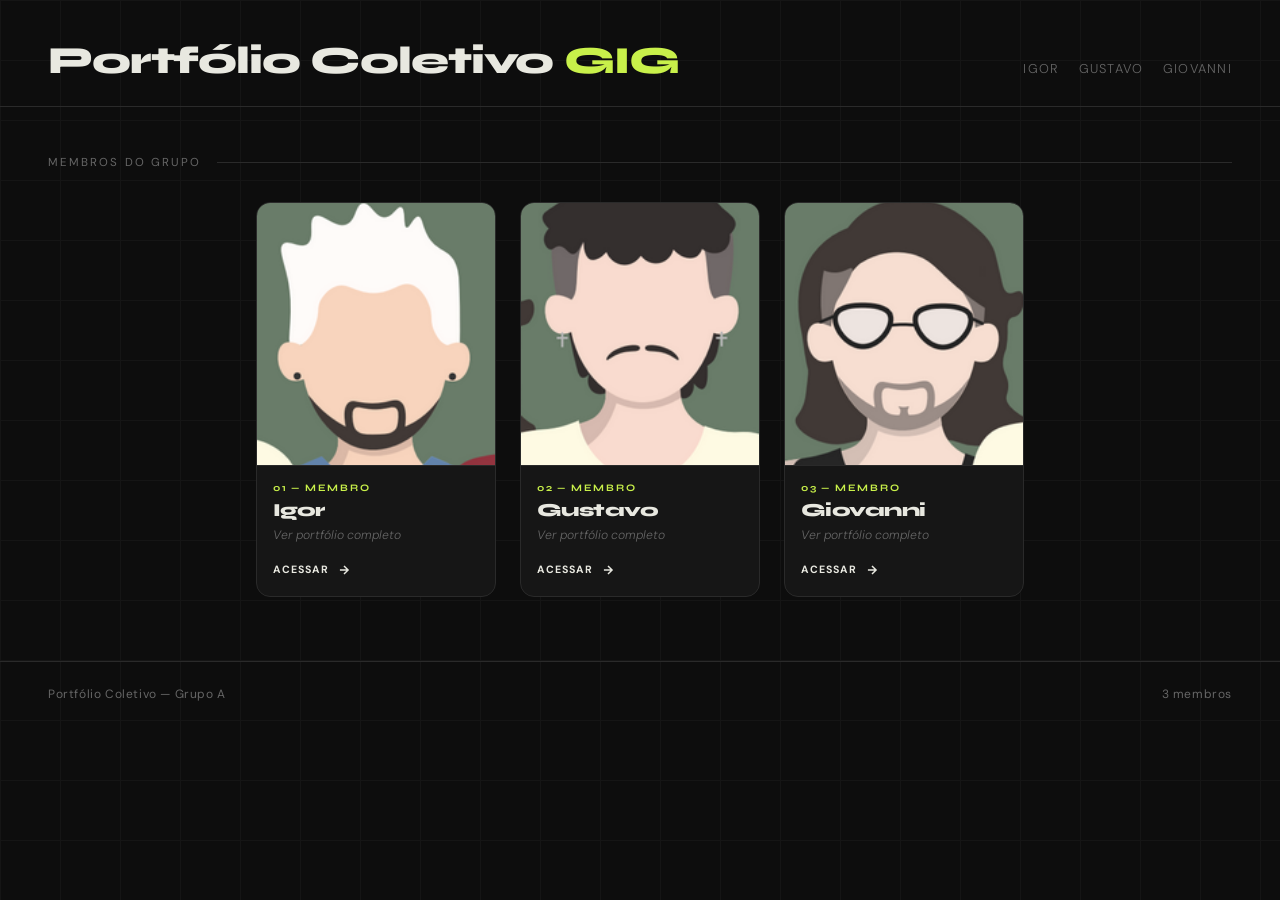
<file: index.html>
<!DOCTYPE html>
<html lang="pt-BR">
<head>
<meta charset="UTF-8">
<meta name="viewport" content="width=device-width, initial-scale=1.0">
<title>Portfólio Coletivo</title>
<link rel="preconnect" href="https://fonts.googleapis.com">
<link href="https://fonts.googleapis.com/css2?family=Syne:wght@400;700;800&family=DM+Sans:ital,wght@0,300;0,400;1,300&display=swap" rel="stylesheet">
<link rel="stylesheet" href="style.css">
</head>
<body>

<header>
  <h1>Portfólio Coletivo <span>GIG</span></h1>
  <nav>
    <ul id="menu">
      <li><a href="igor.html">Igor</a></li> 
      <li><a href="portfolioGustavo.html">Gustavo</a></li>
      <li><a href="giovanni.html">Giovanni</a></li>
    </ul>
  </nav>
</header>

<main>
  <p class="section-label">Membros do grupo</p>

  <div class="cards-grid">

    <!-- Card Igor -->
    <a href="igor.html" class="card">
      <div class="card-photo">
          <img src="images/igor.png" alt="Foto de Igor">
        <div class="card-photo-placeholder">
          <svg width="36" height="36" viewBox="0 0 24 24" fill="none" stroke="currentColor" stroke-width="1.2">
            <circle cx="12" cy="8" r="4"/><path d="M4 20c0-4 3.6-7 8-7s8 3 8 7"/>
          </svg>
          <span>Foto de Igor</span>
        </div>
      </div>
      <div class="card-body">
        <p class="card-index">01 — Membro</p>
        <h2 class="card-name">Igor</h2>
        <p class="card-role">Ver portfólio completo</p>
        <span class="card-cta">
          Acessar
          <svg width="14" height="14" viewBox="0 0 24 24" fill="none" stroke="currentColor" stroke-width="2.5">
            <path d="M5 12h14M12 5l7 7-7 7"/>
          </svg>
        </span>
      </div>
    </a>

    <!-- Card Gustavo -->
    <a href="portfolioGustavo.html" class="card">
      <div class="card-photo">
          <img src="images/gustavo.png" alt="Foto de Gustavo">
        <div class="card-photo-placeholder">
          <svg width="36" height="36" viewBox="0 0 24 24" fill="none" stroke="currentColor" stroke-width="1.2">
            <circle cx="12" cy="8" r="4"/><path d="M4 20c0-4 3.6-7 8-7s8 3 8 7"/>
          </svg>
          <span>Foto de Gustavo</span>
        </div>
      </div>
      <div class="card-body">
        <p class="card-index">02 — Membro</p>
        <h2 class="card-name">Gustavo</h2>
        <p class="card-role">Ver portfólio completo</p>
        <span class="card-cta">
          Acessar
          <svg width="14" height="14" viewBox="0 0 24 24" fill="none" stroke="currentColor" stroke-width="2.5">
            <path d="M5 12h14M12 5l7 7-7 7"/>
          </svg>
        </span>
      </div>
    </a>

    <!-- Card Giovanni -->
    <a href="giovanni.html" class="card">
      <div class="card-photo">
          <img src="images/giovanni.png" alt="Foto de Giovanni">
        <div class="card-photo-placeholder">
          <svg width="36" height="36" viewBox="0 0 24 24" fill="none" stroke="currentColor" stroke-width="1.2">
            <circle cx="12" cy="8" r="4"/><path d="M4 20c0-4 3.6-7 8-7s8 3 8 7"/>
          </svg>
          <span>Foto de Giovanni</span>
        </div>
      </div>
      <div class="card-body">
        <p class="card-index">03 — Membro</p>
        <h2 class="card-name">Giovanni</h2>
        <p class="card-role">Ver portfólio completo</p>
        <span class="card-cta">
          Acessar
          <svg width="14" height="14" viewBox="0 0 24 24" fill="none" stroke="currentColor" stroke-width="2.5">
            <path d="M5 12h14M12 5l7 7-7 7"/>
          </svg>
        </span>
      </div>
    </a>

  </div>
</main>

<footer>
  <p>Portfólio Coletivo — Grupo A</p>
  <p>3 membros</p>
</footer>

</body>
</html>
</file>
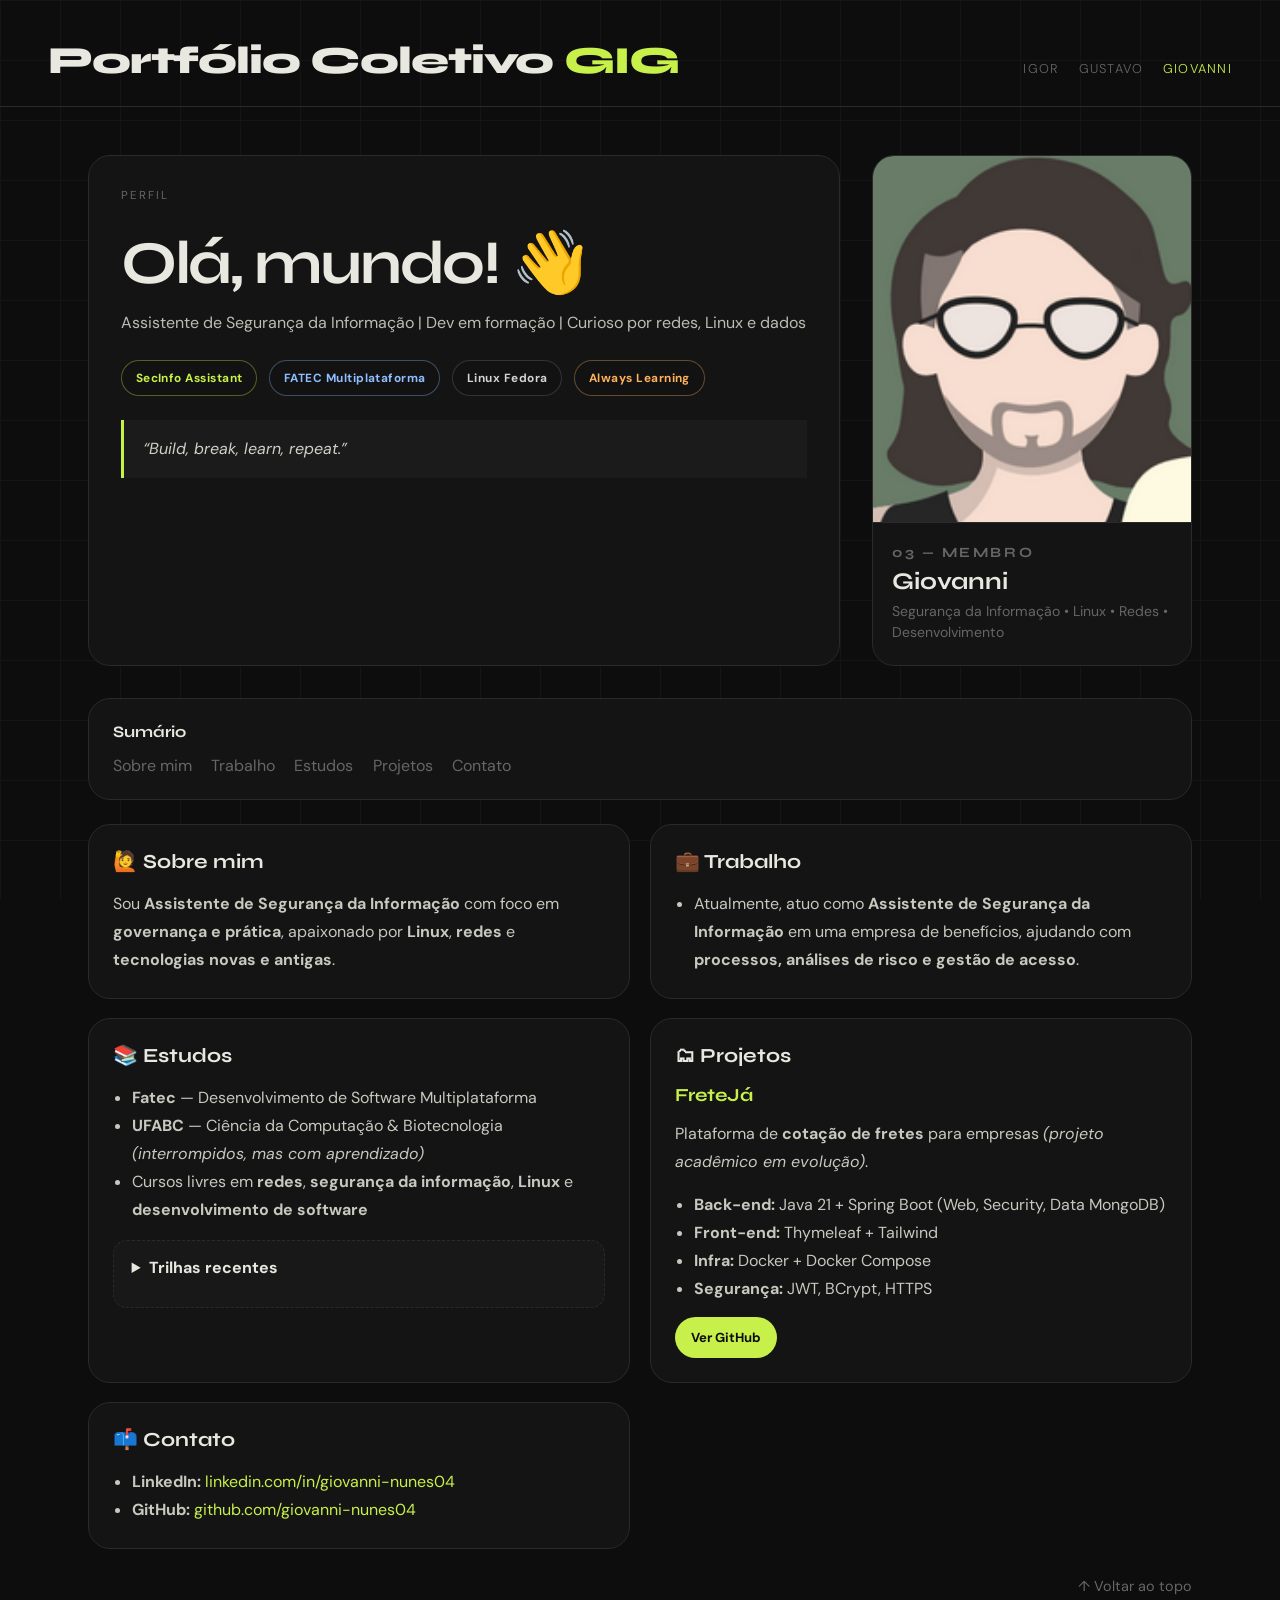
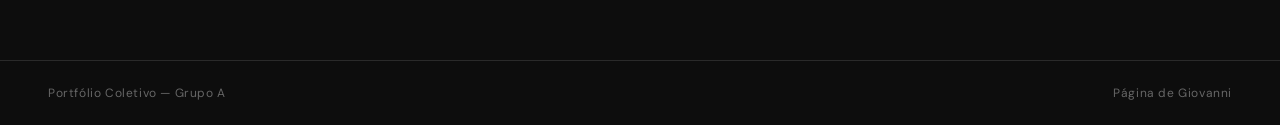
<file: giovanni.html>
<!DOCTYPE html>
<html lang="pt-BR">
<head>
  <meta charset="UTF-8">
  <meta name="viewport" content="width=device-width, initial-scale=1.0">
  <title>Giovanni — Portfólio Coletivo</title>
  <link rel="preconnect" href="https://fonts.googleapis.com">
  <link href="https://fonts.googleapis.com/css2?family=Syne:wght@400;700;800&family=DM+Sans:ital,wght@0,300;0,400;0,500;1,300&display=swap" rel="stylesheet">
  <link rel="stylesheet" href="style.css">
</head>
<body>

  <header>
    <h1><a href="index.html" class="logo-link">Portfólio Coletivo <span>GIG</span></a></h1>
    <nav>
      <ul id="menu">
        <li><a href="igor.html">Igor</a></li>
        <li><a href="portfolioGustavo.html">Gustavo</a></li>
        <li><a href="giovanni.html" class="active">Giovanni</a></li>
      </ul>
    </nav>
  </header>

  <main class="portfolio-page">
    <section class="hero-profile" id="topo">
      <div class="hero-text">
        <p class="section-label no-line">Perfil</p>
        <h2 class="profile-title">Olá, mundo! <span>👋</span></h2>
        <p class="profile-subtitle">
          Assistente de Segurança da Informação | Dev em formação | Curioso por redes, Linux e dados
        </p>

        <div class="badge-list">
          <span class="custom-badge badge-green">SecInfo Assistant</span>
          <span class="custom-badge badge-blue">FATEC Multiplataforma</span>
          <span class="custom-badge badge-dark">Linux Fedora</span>
          <span class="custom-badge badge-orange">Always Learning</span>
        </div>

        <blockquote class="profile-quote">
          “Build, break, learn, repeat.”
        </blockquote>
      </div>

      <div class="hero-photo-card">
        <div class="profile-photo">
          <img src="images/giovanni.png" alt="Foto de Giovanni">
        </div>
        <div class="profile-photo-info">
          <p class="card-index">03 — Membro</p>
          <h3>Giovanni</h3>
          <p>Segurança da Informação • Linux • Redes • Desenvolvimento</p>
        </div>
      </div>
    </section>

    <section class="summary-box">
      <h3>Sumário</h3>
      <div class="summary-links">
        <a href="#sobre">Sobre mim</a>
        <a href="#trabalho">Trabalho</a>
        <a href="#estudos">Estudos</a>
        <a href="#projetos">Projetos</a>
        <a href="#contato">Contato</a>
      </div>
    </section>

    <section class="content-grid">
      <article class="info-panel" id="sobre">
        <h3>🙋 Sobre mim</h3>
        <p>
          Sou <strong>Assistente de Segurança da Informação</strong> com foco em
          <strong>governança e prática</strong>, apaixonado por <strong>Linux</strong>,
          <strong>redes</strong> e <strong>tecnologias novas e antigas</strong>.
        </p>
      </article>

      <article class="info-panel" id="trabalho">
        <h3>💼 Trabalho</h3>
        <ul>
          <li>
            Atualmente, atuo como <strong>Assistente de Segurança da Informação</strong>
            em uma empresa de benefícios, ajudando com
            <strong>processos, análises de risco e gestão de acesso</strong>.
          </li>
        </ul>
      </article>

      <article class="info-panel" id="estudos">
        <h3>📚 Estudos</h3>
        <ul>
          <li><strong>Fatec</strong> — Desenvolvimento de Software Multiplataforma</li>
          <li><strong>UFABC</strong> — Ciência da Computação &amp; Biotecnologia <em>(interrompidos, mas com aprendizado)</em></li>
          <li>
            Cursos livres em <strong>redes</strong>, <strong>segurança da informação</strong>,
            <strong>Linux</strong> e <strong>desenvolvimento de software</strong>
          </li>
        </ul>

        <details class="details-panel">
          <summary><strong>Trilhas recentes</strong></summary>
          <ul>
            <li>ISO 27001/27701 e governança</li>
            <li>Power BI para métricas</li>
            <li>Docker e boas práticas de serviços web</li>
            <li>Fundamentos de Java/Spring e integração com front-end</li>
          </ul>
        </details>
      </article>

      <article class="info-panel" id="projetos">
        <h3>🗂 Projetos</h3>
        <div class="project-card">
          <h4>FreteJá</h4>
          <p>
            Plataforma de <strong>cotação de fretes</strong> para empresas
            <em>(projeto acadêmico em evolução)</em>.
          </p>

          <ul class="project-list">
            <li><strong>Back-end:</strong> Java 21 + Spring Boot (Web, Security, Data MongoDB)</li>
            <li><strong>Front-end:</strong> Thymeleaf + Tailwind</li>
            <li><strong>Infra:</strong> Docker + Docker Compose</li>
            <li><strong>Segurança:</strong> JWT, BCrypt, HTTPS</li>
          </ul>

          <a href="https://github.com/giovanni-nunes04" target="_blank" class="project-button">Ver GitHub</a>
        </div>
      </article>

      <article class="info-panel" id="contato">
        <h3>📫 Contato</h3>
        <ul class="contact-links">
          <li>
            <strong>LinkedIn:</strong>
            <a href="https://www.linkedin.com/in/giovanni-nunes04" target="_blank">
              linkedin.com/in/giovanni-nunes04
            </a>
          </li>
          <li>
            <strong>GitHub:</strong>
            <a href="https://github.com/giovanni-nunes04" target="_blank">
              github.com/giovanni-nunes04
            </a>
          </li>
        </ul>
      </article>
    </section>

    <div class="back-top">
      <a href="#topo">↑ Voltar ao topo</a>
    </div>
  </main>

  <footer>
    <p>Portfólio Coletivo — Grupo A</p>
    <p>Página de Giovanni</p>
  </footer>

</body>
</html>
</file>
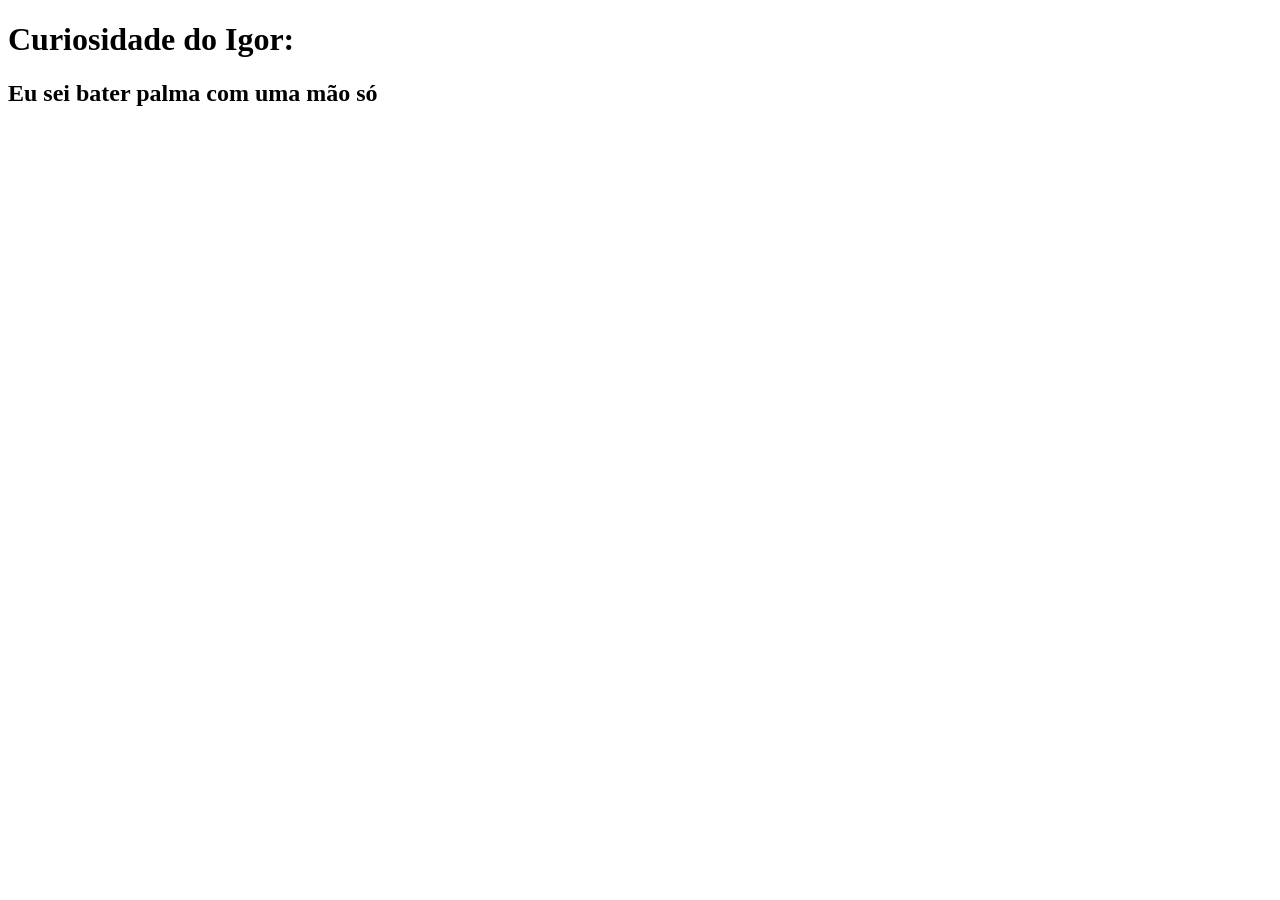
<file: igor.html>
<!DOCTYPE html>
<html lang="en">
<head>
    <meta charset="UTF-8">
    <meta name="viewport" content="width=>, initial-scale=1.0">
    <title>Document</title>
</head>
<body>
    <h1>Curiosidade do Igor:</h1>
    <h2>Eu sei bater palma com uma mão só</h2>
</body>
</html>
</file>
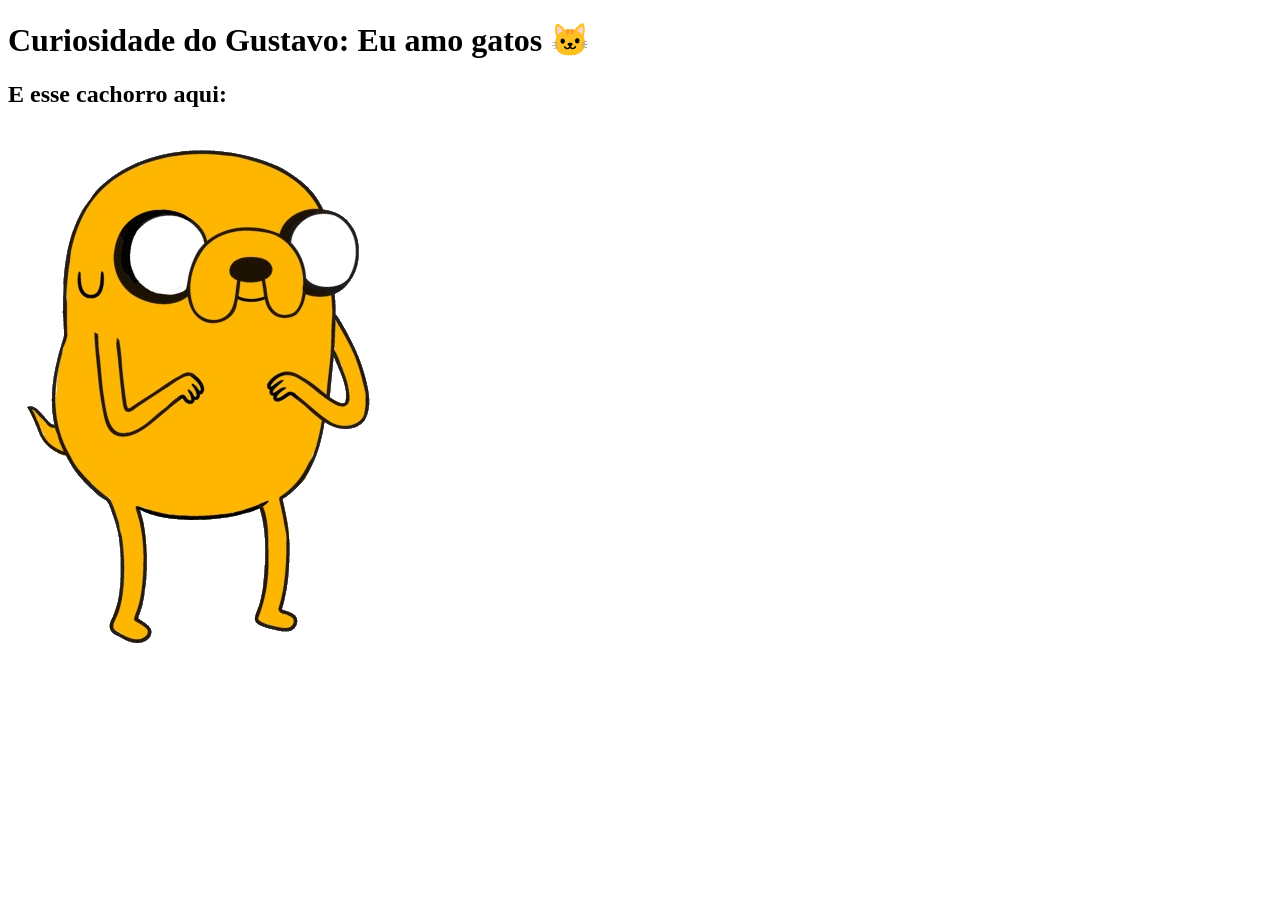
<file: portfolioGustavo.html>
<!DOCTYPE html>
<html lang="pt-br">
<head>
    <meta charset="UTF-8">
    <meta name="viewport" content="width=device-width, initial-scale=1.0">
    <title>Portfolio - Gustavo Henrique</title>
</head>
<body>
    <h1>Curiosidade do Gustavo: Eu amo gatos 🐱</h1>
    <h2>E esse cachorro aqui:</h2>
    <img src="images/Jakesalad.webp" alt="Jake de Hora de Aventura">
</body>
</html>
</file>
<file: style.css>
*, *::before, *::after {
  box-sizing: border-box;
  margin: 0;
  padding: 0;
}

:root {
  --bg: #0d0d0d;
  --surface: #161616;
  --border: #2a2a2a;
  --accent: #c8f04a;
  --accent2: #f04a7a;
  --text: #e8e8e0;
  --muted: #666;
}

body {
  background: var(--bg);
  color: var(--text);
  font-family: 'DM Sans', sans-serif;
  min-height: 100vh;
  overflow-x: hidden;
}

body::before {
  content: '';
  position: fixed;
  inset: 0;
  background-image:
    linear-gradient(var(--border) 1px, transparent 1px),
    linear-gradient(90deg, var(--border) 1px, transparent 1px);
  background-size: 60px 60px;
  opacity: 0.3;
  pointer-events: none;
  z-index: 0;
}

header {
  position: relative;
  z-index: 1;
  padding: 2.5rem 3rem 1.5rem;
  border-bottom: 1px solid var(--border);
  display: flex;
  align-items: baseline;
  justify-content: space-between;
  flex-wrap: wrap;
  gap: 1.5rem;
}

header h1 {
  font-family: 'Syne', sans-serif;
  font-weight: 800;
  font-size: clamp(1.6rem, 3vw, 2.4rem);
  letter-spacing: -0.03em;
  line-height: 1.1;
}

header h1 span {
  color: var(--accent);
}

nav ul {
  list-style: none;
  display: flex;
  gap: 1.2rem;
  flex-wrap: wrap;
}

nav ul li a {
  font-size: 0.8rem;
  font-weight: 300;
  letter-spacing: 0.1em;
  text-transform: uppercase;
  color: var(--muted);
  text-decoration: none;
  transition: color 0.2s;
}

nav ul li a:hover {
  color: var(--accent);
}

main {
  position: relative;
  z-index: 1;
  padding: 3rem 3rem 4rem;
}

.section-label {
  font-size: 0.72rem;
  letter-spacing: 0.18em;
  text-transform: uppercase;
  color: var(--muted);
  margin-bottom: 2rem;
  display: flex;
  align-items: center;
  gap: 1rem;
}

.section-label::after {
  content: '';
  flex: 1;
  height: 1px;
  background: var(--border);
}

/* HOME - CARDS */
.cards-grid {
  display: grid;
  grid-template-columns: repeat(3, minmax(180px, 240px));
  justify-content: center;
  gap: 1.5rem;
  max-width: 900px;
  margin: 0 auto;
  align-items: start;
}

.card {
  width: 100%;
  max-width: 240px;
  margin: 0 auto;
  position: relative;
  background: var(--surface);
  overflow: hidden;
  cursor: pointer;
  text-decoration: none;
  color: inherit;
  display: block;
  border: 1px solid var(--border);
  border-radius: 14px;
  transition: background 0.3s, transform 0.25s ease, border-color 0.25s ease;
}

.card:hover {
  background: #1e1e1e;
  transform: translateY(-4px);
  border-color: #3a3a3a;
}

.card::before {
  content: '';
  position: absolute;
  top: 0;
  left: 0;
  right: 0;
  height: 2px;
  background: var(--accent);
  transform: scaleX(0);
  transform-origin: left;
  transition: transform 0.4s cubic-bezier(0.16, 1, 0.3, 1);
}

.card:hover::before {
  transform: scaleX(1);
}

.card-photo {
  width: 100%;
  aspect-ratio: 1 / 1.1;
  overflow: hidden;
  background: #111;
  position: relative;
}

.card-photo img {
  width: 100%;
  height: 100%;
  object-fit: cover;
  display: block;
  filter: grayscale(20%);
  transition: filter 0.4s, transform 0.5s cubic-bezier(0.16, 1, 0.3, 1);
}

.card:hover .card-photo img {
  filter: grayscale(0%);
  transform: scale(1.03);
}

.card-photo-placeholder {
  width: 100%;
  height: 100%;
  display: flex;
  flex-direction: column;
  align-items: center;
  justify-content: center;
  gap: 0.6rem;
  color: var(--muted);
  font-size: 0.75rem;
  letter-spacing: 0.08em;
  text-transform: uppercase;
  border: 2px dashed var(--border);
}

.card-photo-placeholder svg {
  opacity: 0.3;
}

.card-body {
  padding: 1rem 1rem 1.1rem;
  border-top: 1px solid var(--border);
}

.card-index {
  font-family: 'Syne', sans-serif;
  font-size: 0.62rem;
  font-weight: 700;
  letter-spacing: 0.18em;
  color: var(--accent);
  text-transform: uppercase;
  margin-bottom: 0.4rem;
}

.card-name {
  font-family: 'Syne', sans-serif;
  font-size: 1.15rem;
  font-weight: 800;
  letter-spacing: -0.03em;
  line-height: 1.1;
  margin-bottom: 0.4rem;
}

.card-role {
  font-size: 0.76rem;
  color: var(--muted);
  font-weight: 300;
  font-style: italic;
  margin-bottom: 0.9rem;
}

.card-cta {
  display: inline-flex;
  align-items: center;
  gap: 0.45rem;
  font-size: 0.66rem;
  font-weight: 700;
  letter-spacing: 0.1em;
  text-transform: uppercase;
  color: var(--text);
  transition: color 0.2s;
}

.card:hover .card-cta {
  color: var(--accent);
}

.card-cta svg {
  transition: transform 0.3s cubic-bezier(0.16, 1, 0.3, 1);
}

.card:hover .card-cta svg {
  transform: translateX(4px);
}

footer {
  position: relative;
  z-index: 1;
  padding: 1.5rem 3rem;
  border-top: 1px solid var(--border);
  display: flex;
  justify-content: space-between;
  align-items: center;
  flex-wrap: wrap;
  gap: 1rem;
}

footer p {
  font-size: 0.75rem;
  color: var(--muted);
  letter-spacing: 0.05em;
}

/* RESPONSIVIDADE HOME */
@media (max-width: 1024px) {
  .cards-grid {
    grid-template-columns: repeat(2, minmax(180px, 220px));
    gap: 1.25rem;
    max-width: 500px;
  }

  .card {
    max-width: 220px;
  }
}

@media (max-width: 640px) {
  header,
  main,
  footer {
    padding-left: 1.5rem;
    padding-right: 1.5rem;
  }

  .cards-grid {
    grid-template-columns: 1fr;
    max-width: 240px;
    gap: 1rem;
  }

  .card {
    width: 100%;
    max-width: 240px;
  }

  .card-photo {
    aspect-ratio: 4 / 4.5;
  }
}

/* PÁGINA INDIVIDUAL */
.logo-link {
  color: inherit;
  text-decoration: none;
}

.logo-link span {
  color: var(--accent);
}

nav ul li a.active {
  color: var(--accent);
}

.portfolio-page {
  position: relative;
  z-index: 1;
  padding: 3rem 3rem 4rem;
  max-width: 1200px;
  margin: 0 auto;
}

.no-line::after {
  display: none;
}

.hero-profile {
  display: grid;
  grid-template-columns: minmax(0, 1.4fr) minmax(260px, 320px);
  gap: 2rem;
  align-items: stretch;
  margin-bottom: 2rem;
}

.hero-text,
.hero-photo-card,
.summary-box,
.info-panel {
  background: rgba(22, 22, 22, 0.88);
  border: 1px solid var(--border);
  border-radius: 22px;
}

.hero-text {
  padding: 2rem;
}

.profile-title {
  font-family: 'Syne', sans-serif;
  font-size: clamp(2rem, 5vw, 3.8rem);
  line-height: 0.95;
  letter-spacing: -0.04em;
  margin-bottom: 1rem;
}

.profile-title span {
  color: var(--accent);
}

.profile-subtitle {
  font-size: 1rem;
  line-height: 1.7;
  color: #bdbdb4;
  max-width: 700px;
  margin-bottom: 1.5rem;
}

.badge-list {
  display: flex;
  flex-wrap: wrap;
  gap: 0.75rem;
  margin-bottom: 1.5rem;
}

.custom-badge {
  display: inline-flex;
  align-items: center;
  min-height: 36px;
  padding: 0.45rem 0.85rem;
  border-radius: 999px;
  font-size: 0.74rem;
  font-weight: 700;
  letter-spacing: 0.04em;
  border: 1px solid var(--border);
  background: #121212;
}

.badge-green {
  color: #c8f04a;
  border-color: rgba(200, 240, 74, 0.35);
}

.badge-blue {
  color: #8ebeff;
  border-color: rgba(142, 190, 255, 0.35);
}

.badge-dark {
  color: #d4d4d4;
  border-color: rgba(255, 255, 255, 0.14);
}

.badge-orange {
  color: #ffb15c;
  border-color: rgba(255, 177, 92, 0.35);
}

.profile-quote {
  border-left: 3px solid var(--accent);
  padding: 1rem 1.2rem;
  background: rgba(255, 255, 255, 0.03);
  color: #d0d0c7;
  font-style: italic;
  line-height: 1.6;
}

.hero-photo-card {
  overflow: hidden;
  display: flex;
  flex-direction: column;
}

.profile-photo {
  aspect-ratio: 4 / 4.6;
  background: #111;
  overflow: hidden;
}

.profile-photo img {
  width: 100%;
  height: 100%;
  object-fit: cover;
  display: block;
  filter: grayscale(15%);
}

.profile-photo-info {
  padding: 1.2rem 1.2rem 1.4rem;
  border-top: 1px solid var(--border);
}

.profile-photo-info h3 {
  font-family: 'Syne', sans-serif;
  font-size: 1.5rem;
  margin-bottom: 0.45rem;
  line-height: 1;
}

.profile-photo-info p {
  color: var(--muted);
  font-size: 0.88rem;
  line-height: 1.5;
}

.summary-box {
  padding: 1.4rem 1.5rem;
  margin-bottom: 1.5rem;
}

.summary-box h3 {
  font-family: 'Syne', sans-serif;
  font-size: 1rem;
  margin-bottom: 0.9rem;
}

.summary-links {
  display: flex;
  flex-wrap: wrap;
  gap: 0.8rem 1.2rem;
}

.summary-links a {
  color: var(--muted);
  text-decoration: none;
  transition: color 0.2s ease;
}

.summary-links a:hover {
  color: var(--accent);
}

.content-grid {
  display: grid;
  grid-template-columns: repeat(2, minmax(0, 1fr));
  gap: 1.2rem;
}

.info-panel {
  padding: 1.5rem;
}

.info-panel h3 {
  font-family: 'Syne', sans-serif;
  font-size: 1.25rem;
  margin-bottom: 1rem;
}

.info-panel p,
.info-panel li {
  color: #c8c8bf;
  line-height: 1.75;
}

.info-panel ul {
  padding-left: 1.2rem;
}

.details-panel {
  margin-top: 1rem;
  padding: 1rem 1.1rem;
  border: 1px dashed var(--border);
  border-radius: 14px;
  background: rgba(255, 255, 255, 0.02);
}

.details-panel summary {
  cursor: pointer;
  margin-bottom: 0.8rem;
  color: var(--text);
}

.project-card {
  display: flex;
  flex-direction: column;
  gap: 0.9rem;
}

.project-card h4 {
  font-family: 'Syne', sans-serif;
  font-size: 1.15rem;
  color: var(--accent);
}

.project-list {
  padding-left: 1.2rem;
}

.project-button {
  display: inline-flex;
  align-self: flex-start;
  align-items: center;
  justify-content: center;
  padding: 0.75rem 1rem;
  border-radius: 999px;
  text-decoration: none;
  background: var(--accent);
  color: #0d0d0d;
  font-size: 0.82rem;
  font-weight: 700;
  transition: transform 0.2s ease, opacity 0.2s ease;
}

.project-button:hover {
  transform: translateY(-2px);
  opacity: 0.92;
}

.contact-links a {
  color: var(--accent);
  text-decoration: none;
  word-break: break-word;
}

.contact-links a:hover {
  text-decoration: underline;
}

.back-top {
  margin-top: 1.6rem;
  text-align: right;
}

.back-top a {
  color: var(--muted);
  text-decoration: none;
  font-size: 0.9rem;
}

.back-top a:hover {
  color: var(--accent);
}

@media (max-width: 960px) {
  .hero-profile {
    grid-template-columns: 1fr;
  }

  .hero-photo-card {
    max-width: 360px;
  }

  .content-grid {
    grid-template-columns: 1fr;
  }
}

@media (max-width: 640px) {
  .portfolio-page {
    padding: 2rem 1.5rem 3rem;
  }

  .hero-text,
  .hero-photo-card,
  .summary-box,
  .info-panel {
    border-radius: 18px;
  }

  .hero-text,
  .info-panel,
  .summary-box {
    padding: 1.2rem;
  }

  .summary-links {
    flex-direction: column;
    gap: 0.7rem;
  }

  .profile-photo-info h3 {
    font-size: 1.3rem;
  }
}
</file>
